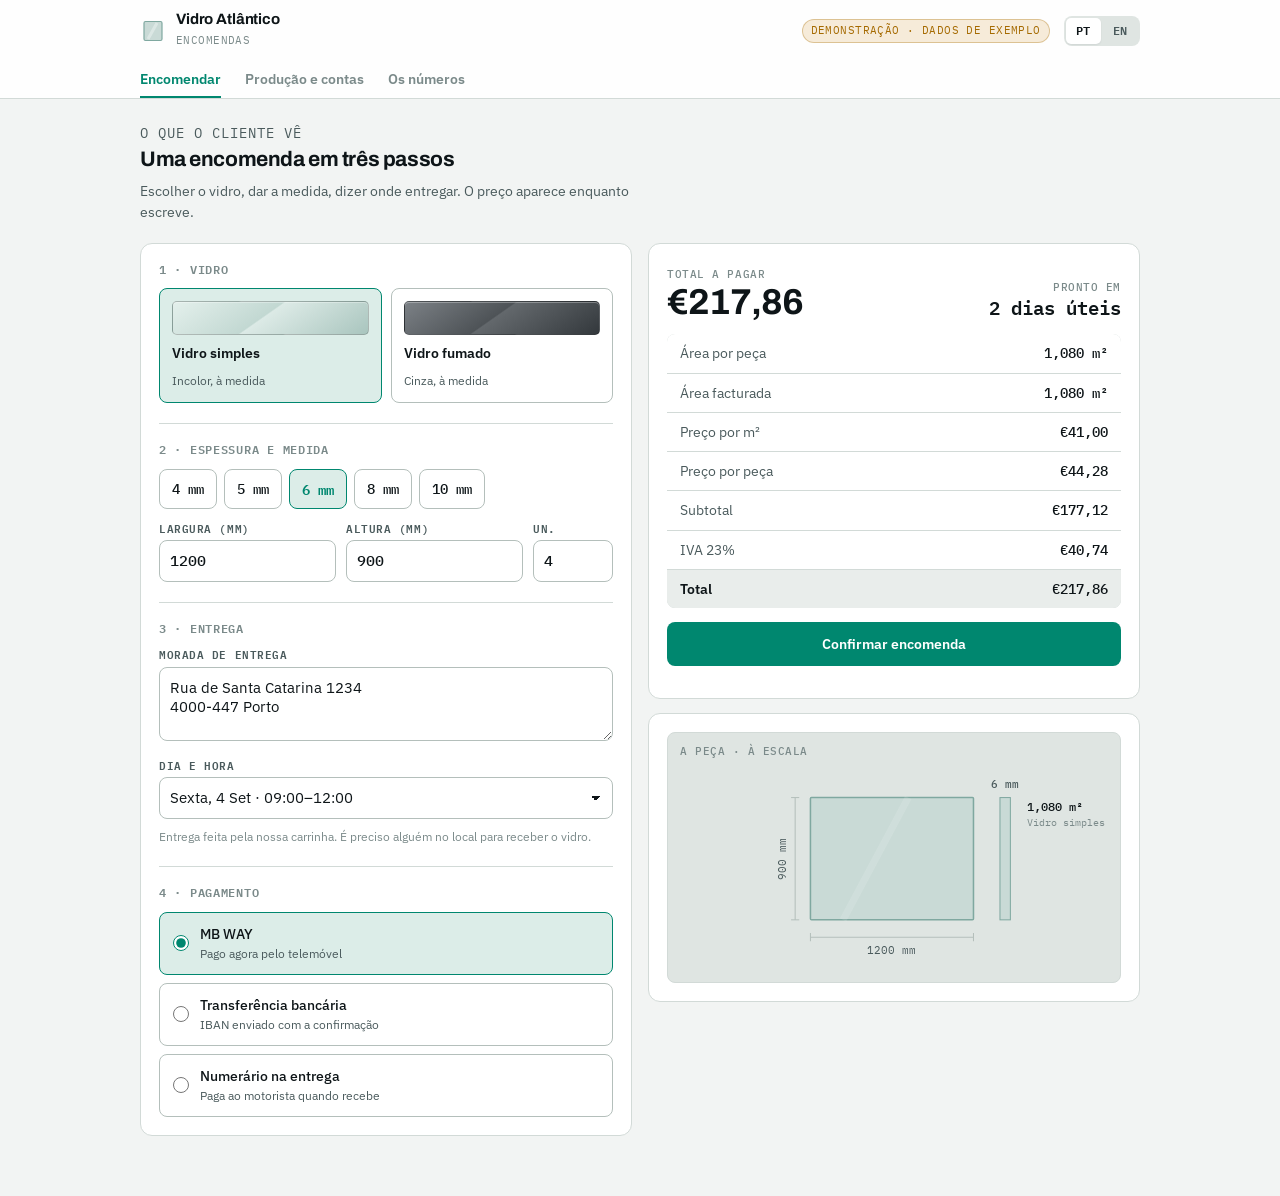
<file: demo/index.html>
<!doctype html>
<html lang="pt-PT">
<head>
<meta charset="utf-8">
<meta name="viewport" content="width=device-width, initial-scale=1">
<style>html{color-scheme:light dark}body{margin:0}img{max-width:100%}[hidden]{display:none!important}</style>
</head>
<body>
<title>Balcão do Vidro</title>

<link rel="preconnect" href="https://fonts.gstatic.com" crossorigin>
<link rel="stylesheet" href="https://fonts.googleapis.com/css2?family=Archivo:wght@500;600;700&family=IBM+Plex+Mono:wght@400;500&family=IBM+Plex+Sans:wght@400;500;600&display=swap">

<style>
/* Palette from the material: float glass carries a green edge tint from its
   iron content, so the neutrals lean cool-green and the accent is that edge
   colour. Chart series validated for CVD separation and contrast in both modes. */
:root {
  --ground:#F2F4F3; --surface:#FFFFFF; --surface-2:#E9EDEB; --sunk:#DFE5E2;
  --edge:#D2DAD7; --edge-2:#B4BFBB;
  --ink:#0E1518; --ink-2:#4A5A5C; --ink-3:#7B8A8A;
  --accent:#00876F; --accent-h:#006B58; --accent-sunk:#DCEDE8; --accent-ink:#FFFFFF;
  --smoke:#A56A00; --smoke-sunk:#F6EBD9;
  --series-1:#00876F;
  --good:#0ca30c; --warn:#fab219; --bad:#d03b3b;
  --good-sunk:#E2F3E2; --warn-sunk:#FCF2DC; --bad-sunk:#FAE6E6;
  --glass:#C9DAD6; --glass-e:#7FA8A0;
  --focus:#00876F;
  --r:8px; --r-lg:12px;
  --sh:0 1px 2px rgb(14 21 24 / 7%);
  --sh-2:0 4px 16px rgb(14 21 24 / 10%);
  --display:'Archivo','Helvetica Neue',Arial,sans-serif;
  --body:'IBM Plex Sans',system-ui,-apple-system,'Segoe UI',sans-serif;
  --mono:'IBM Plex Mono',ui-monospace,'SF Mono',Menlo,monospace;
  --ease:cubic-bezier(.32,.72,0,1);
  color-scheme: light dark;
}
@media (prefers-color-scheme: dark) {
  :root:not([data-theme="light"]) {
    --ground:#101719; --surface:#172124; --surface-2:#1E2A2D; --sunk:#131C1F;
    --edge:#26363A; --edge-2:#3B4E52;
    --ink:#EDF2F1; --ink-2:#9FB0AF; --ink-3:#6E8080;
    --accent:#2E9E8F; --accent-h:#46B3A6; --accent-sunk:#122E2C; --accent-ink:#06201C;
    --smoke:#BE8636; --smoke-sunk:#2C2213;
    --series-1:#2E9E8F;
    --good-sunk:#102A12; --warn-sunk:#2C2410; --bad-sunk:#2E1614;
    --glass:#2A3F42; --glass-e:#4E7B78;
    --focus:#46B3A6;
    --sh:0 1px 2px rgb(0 0 0 / 45%); --sh-2:0 4px 16px rgb(0 0 0 / 55%);
  }
}
:root[data-theme="dark"] {
  --ground:#101719; --surface:#172124; --surface-2:#1E2A2D; --sunk:#131C1F;
  --edge:#26363A; --edge-2:#3B4E52;
  --ink:#EDF2F1; --ink-2:#9FB0AF; --ink-3:#6E8080;
  --accent:#2E9E8F; --accent-h:#46B3A6; --accent-sunk:#122E2C; --accent-ink:#06201C;
  --smoke:#BE8636; --smoke-sunk:#2C2213;
  --series-1:#2E9E8F;
  --good-sunk:#102A12; --warn-sunk:#2C2410; --bad-sunk:#2E1614;
  --glass:#2A3F42; --glass-e:#4E7B78;
  --focus:#46B3A6;
  --sh:0 1px 2px rgb(0 0 0 / 45%); --sh-2:0 4px 16px rgb(0 0 0 / 55%);
}

*,*::before,*::after { box-sizing:border-box; }
body { margin:0; background:var(--ground); color:var(--ink);
  font-family:var(--body); font-size:15px; line-height:1.5; -webkit-font-smoothing:antialiased; }
svg { display:block; }
.draw svg, .panel > svg { width:100%; height:auto; }
[hidden] { display:none !important; }
:focus-visible { outline:2px solid var(--focus); outline-offset:2px; }

/* Header */
.top { position:sticky; top:0; z-index:40; background:color-mix(in srgb,var(--surface) 90%,transparent);
  backdrop-filter:blur(12px) saturate(160%); border-bottom:1px solid var(--edge); }
.top__in { max-width:1040px; margin:0 auto; padding:11px 20px; display:flex; align-items:center; gap:14px; flex-wrap:wrap; }
.brand { display:flex; align-items:center; gap:10px; margin-right:auto; }
.brand__n { font-family:var(--display); font-weight:700; font-size:15px; letter-spacing:-.01em; margin:0; line-height:1.15; }
.brand__s { font-family:var(--mono); font-size:10.5px; color:var(--ink-3); letter-spacing:.04em; text-transform:uppercase; }
.demo-chip { font-family:var(--mono); font-size:10.5px; letter-spacing:.04em; text-transform:uppercase;
  color:var(--smoke); background:var(--smoke-sunk); border:1px solid color-mix(in srgb,var(--smoke) 32%,transparent);
  padding:3px 8px; border-radius:999px; white-space:nowrap; }
.lang { display:flex; gap:2px; background:var(--sunk); padding:2px; border-radius:var(--r); }
.lang button { font:600 11.5px/1 var(--mono); letter-spacing:.05em; padding:7px 10px; border:0;
  border-radius:5px; background:transparent; color:var(--ink-2); cursor:pointer; transition:background 140ms var(--ease); }
.lang button[aria-pressed="true"] { background:var(--surface); color:var(--ink); box-shadow:var(--sh); }
.tabs { max-width:1040px; margin:0 auto; padding:0 20px; display:flex; gap:24px; overflow-x:auto; }
.tabs button { font:600 13.5px/1 var(--body); color:var(--ink-3); background:none; border:0;
  border-bottom:2px solid transparent; padding:11px 0 10px; cursor:pointer; white-space:nowrap;
  transition:color 140ms var(--ease), border-color 140ms var(--ease); }
.tabs button:hover { color:var(--ink-2); }
.tabs button[aria-selected="true"] { color:var(--accent); border-bottom-color:var(--accent); }

.shell { max-width:1040px; margin:0 auto; padding:24px 20px 60px; }
.head { margin-bottom:20px; max-width:58ch; }
.head h2 { font-family:var(--display); font-weight:700; font-size:21px; letter-spacing:-.02em; margin:0 0 5px; text-wrap:balance; }
.head p { margin:0; color:var(--ink-2); font-size:14px; }
.eyebrow { font-family:var(--mono); font-size:10.5px; letter-spacing:.07em; text-transform:uppercase; color:var(--ink-3); margin:0 0 8px; }

.panel { background:var(--surface); border:1px solid var(--edge); border-radius:var(--r-lg); padding:18px; }
.stack { display:flex; flex-direction:column; gap:14px; }
.two { display:grid; gap:16px; grid-template-columns:1fr; align-items:start; }
@media (min-width:880px) { .two { grid-template-columns:minmax(0,1fr) minmax(0,1fr); } }

.sect + .sect { margin-top:20px; padding-top:18px; border-top:1px solid var(--edge); }
.sect__t { font:600 12px/1.3 var(--mono); letter-spacing:.06em; text-transform:uppercase; color:var(--ink-3); margin:0 0 11px; }

/* Product picker — two products, so cards, not a dropdown */
.prods { display:grid; gap:9px; grid-template-columns:1fr 1fr; }
.prod { position:relative; display:flex; flex-direction:column; gap:8px; cursor:pointer;
  border:1px solid var(--edge-2); border-radius:var(--r); padding:12px; background:var(--surface);
  transition:border-color 140ms var(--ease), background 140ms var(--ease); }
.prod:hover { background:var(--surface-2); }
.prod input { position:absolute; opacity:0; pointer-events:none; }
.prod:has(input:checked) { border-color:var(--accent); background:var(--accent-sunk); }
.prod:has(input:focus-visible) { box-shadow:0 0 0 3px color-mix(in srgb,var(--focus) 22%,transparent); }
.prod__sw { height:34px; border-radius:5px; border:1px solid rgb(0 0 0 / 22%);
  box-shadow:inset 0 1px 0 rgb(255 255 255 / 30%); }
.prod__n { font-size:14px; font-weight:600; }
.prod__d { font-size:12px; color:var(--ink-2); }

/* Thickness chips */
.chips { display:flex; gap:7px; flex-wrap:wrap; }
.chipbtn { position:relative; cursor:pointer; }
.chipbtn input { position:absolute; opacity:0; pointer-events:none; }
.chipbtn span { display:inline-flex; align-items:center; justify-content:center; min-width:52px; min-height:40px;
  padding:0 12px; font:500 14px/1 var(--mono); border:1px solid var(--edge-2); border-radius:var(--r);
  background:var(--surface); transition:border-color 140ms var(--ease), background 140ms var(--ease); }
.chipbtn:hover span { background:var(--surface-2); }
.chipbtn:has(input:checked) span { border-color:var(--accent); background:var(--accent-sunk); color:var(--accent); font-weight:600; }
.chipbtn:has(input:focus-visible) span { box-shadow:0 0 0 3px color-mix(in srgb,var(--focus) 22%,transparent); }

label.f { display:block; }
.f__l { display:block; font:600 11px/1.3 var(--mono); letter-spacing:.05em; text-transform:uppercase; color:var(--ink-2); margin-bottom:5px; }
input[type=number], input[type=text], textarea, select {
  width:100%; font:500 15px/1.3 var(--mono); color:var(--ink); background:var(--surface);
  border:1px solid var(--edge-2); border-radius:var(--r); padding:10px; appearance:none;
  transition:border-color 140ms var(--ease), box-shadow 140ms var(--ease); }
input[type=text], textarea, select { font-family:var(--body); font-weight:400; }
textarea { min-height:74px; resize:vertical; }
select { padding-right:30px;
  background-image:linear-gradient(45deg,transparent 50%,currentColor 50%),linear-gradient(135deg,currentColor 50%,transparent 50%);
  background-position:calc(100% - 16px) 18px, calc(100% - 11px) 18px;
  background-size:5px 5px,5px 5px; background-repeat:no-repeat; }
input:focus-visible, textarea:focus-visible, select:focus-visible { outline:none; border-color:var(--focus);
  box-shadow:0 0 0 3px color-mix(in srgb,var(--focus) 20%,transparent); }
.dims { display:grid; gap:10px; grid-template-columns:1fr 1fr 80px; }
@media (max-width:480px) { .dims { grid-template-columns:1fr 1fr; } }

/* Payment options */
.pays { display:grid; gap:8px; }
.pay { position:relative; display:flex; align-items:center; gap:11px; cursor:pointer; min-height:52px;
  border:1px solid var(--edge-2); border-radius:var(--r); padding:11px 13px; background:var(--surface);
  transition:border-color 140ms var(--ease), background 140ms var(--ease); }
.pay:hover { background:var(--surface-2); }
.pay input { accent-color:var(--accent); width:16px; height:16px; margin:0; flex:none; }
.pay:has(input:checked) { border-color:var(--accent); background:var(--accent-sunk); }
.pay__n { font-size:14px; font-weight:500; }
.pay__d { font-size:12px; color:var(--ink-2); }

.rows { display:grid; gap:1px; background:var(--edge); border-radius:var(--r); overflow:hidden; }
.rw { display:flex; justify-content:space-between; gap:12px; background:var(--surface); padding:9px 13px; font-size:13.5px; }
.rw span:first-child { color:var(--ink-2); }
.rw span:last-child { font-family:var(--mono); font-variant-numeric:tabular-nums; font-weight:500; }
.rw--sum { background:var(--surface-2); font-weight:600; }
.rw--sum span:first-child { color:var(--ink); }

.total { display:flex; align-items:flex-end; justify-content:space-between; gap:14px; flex-wrap:wrap; }
.total__n { font-family:var(--display); font-weight:700; font-size:36px; line-height:1; letter-spacing:-.03em; font-variant-numeric:tabular-nums; }
.total__l { font:500 11px/1.3 var(--mono); letter-spacing:.05em; text-transform:uppercase; color:var(--ink-3); }

.flag { display:flex; gap:9px; align-items:flex-start; font-size:12.5px; border-radius:var(--r); padding:10px 12px; border:1px solid transparent; }
.flag--w { background:var(--warn-sunk); border-color:color-mix(in srgb,var(--warn) 40%,transparent); }
.flag--b { background:var(--bad-sunk); border-color:color-mix(in srgb,var(--bad) 40%,transparent); }
.flag--o { background:var(--accent-sunk); border-color:color-mix(in srgb,var(--accent) 28%,transparent); }
.flag__i { flex:none; font-weight:700; font-family:var(--mono); }
.note { font-size:12px; color:var(--ink-3); margin:0; }

.draw { background:var(--sunk); border:1px solid var(--edge); border-radius:var(--r); padding:12px; }
.draw__c { font:500 10.5px/1.3 var(--mono); letter-spacing:.05em; text-transform:uppercase; color:var(--ink-3); margin:0 0 8px; }

.btn { display:inline-flex; align-items:center; justify-content:center; gap:7px; min-height:44px;
  padding:10px 18px; font:600 14px/1 var(--body); border-radius:var(--r); border:1px solid transparent;
  cursor:pointer; transition:background 140ms var(--ease), transform 140ms var(--ease); }
.btn:active { transform:scale(.98); }
.btn--p { background:var(--accent); color:var(--accent-ink); }
.btn--p:hover { background:var(--accent-h); }
.btn--g { background:transparent; color:var(--ink); border-color:var(--edge-2); }
.btn--g:hover { background:var(--surface-2); }
.btn--block { width:100%; }

/* Order list */
.list { display:flex; flex-direction:column; gap:8px; }
.item { display:grid; gap:10px; align-items:center; width:100%; text-align:left; grid-template-columns:1fr auto;
  background:var(--surface); border:1px solid var(--edge); border-left:3px solid var(--edge-2);
  border-radius:var(--r); padding:12px 14px; cursor:pointer; font:inherit; color:inherit;
  transition:border-color 140ms var(--ease), background 140ms var(--ease); }
.item:hover { background:var(--surface-2); }
.item[aria-current="true"] { border-color:var(--accent); border-left-color:var(--accent); background:var(--accent-sunk); }
.item[data-s="new"] { border-left-color:var(--accent); }
.item[data-s="making"] { border-left-color:var(--warn); }
.item[data-s="ready"] { border-left-color:var(--good); }
.item[data-s="done"] { border-left-color:var(--edge-2); }
.item__r { font:500 12.5px/1.3 var(--mono); color:var(--ink-2); }
.item__c { font-size:14px; font-weight:600; margin-top:1px; }
.item__m { font:400 11.5px/1.4 var(--mono); color:var(--ink-3); margin-top:2px; }
.item__v { font:600 15px/1.2 var(--mono); font-variant-numeric:tabular-nums; text-align:right; }
.item__right { display:flex; flex-direction:column; gap:5px; align-items:flex-end; }

.chip { display:inline-flex; align-items:center; gap:5px; white-space:nowrap; font:600 10.5px/1 var(--mono);
  letter-spacing:.03em; text-transform:uppercase; padding:4px 8px; border-radius:999px; }
.chip__d { width:6px; height:6px; border-radius:50%; flex:none; }
.chip--a { background:var(--accent-sunk); color:color-mix(in srgb,var(--accent) 84%,var(--ink)); }
.chip--a .chip__d { background:var(--accent); }
.chip--w { background:var(--warn-sunk); color:color-mix(in srgb,var(--warn) 62%,var(--ink)); }
.chip--w .chip__d { background:var(--warn); }
.chip--g { background:var(--good-sunk); color:color-mix(in srgb,var(--good) 78%,var(--ink)); }
.chip--g .chip__d { background:var(--good); }
.chip--n { background:var(--sunk); color:var(--ink-2); }
.chip--n .chip__d { background:var(--ink-3); }

.tbl { width:100%; border-collapse:collapse; font-size:13px; }
.tbl th { font:600 10px/1.3 var(--mono); letter-spacing:.05em; text-transform:uppercase; color:var(--ink-3);
  text-align:left; padding:7px 8px; border-bottom:1px solid var(--edge); }
.tbl td { padding:8px; border-bottom:1px solid var(--edge); font-family:var(--mono); }
.tbl td.t { font-family:var(--body); }
.tbl .n { text-align:right; font-variant-numeric:tabular-nums; }
.scroll { overflow-x:auto; -webkit-overflow-scrolling:touch; }

.addr { font-family:var(--mono); font-size:13px; line-height:1.6; white-space:pre-line; color:var(--ink); }

.stats { display:grid; gap:1px; background:var(--edge); border:1px solid var(--edge); border-radius:var(--r-lg);
  overflow:hidden; grid-template-columns:1fr; }
@media (min-width:600px) { .stats { grid-template-columns:repeat(3,1fr); } }
.stat { background:var(--surface); padding:16px 17px; }
.stat__k { font:500 10.5px/1.3 var(--mono); letter-spacing:.05em; text-transform:uppercase; color:var(--ink-3); }
.stat__v { font-family:var(--display); font-weight:700; font-size:27px; line-height:1.1; letter-spacing:-.025em;
  font-variant-numeric:tabular-nums; margin-top:3px; }
.stat__n { font-size:12px; color:var(--ink-2); margin-top:3px; }

.charts { display:grid; gap:16px; grid-template-columns:1fr; }
@media (min-width:820px) { .charts { grid-template-columns:1fr 1fr; } }
.ch__t { font-family:var(--display); font-weight:600; font-size:14.5px; letter-spacing:-.01em; margin:0 0 3px; }
.ch__s { font-size:12.5px; color:var(--ink-2); margin:0 0 14px; }

.tip { position:fixed; z-index:60; pointer-events:none; opacity:0; background:var(--surface);
  border:1px solid var(--edge-2); border-radius:var(--r); box-shadow:var(--sh-2); padding:8px 11px;
  font-size:12.5px; min-width:120px; transition:opacity 100ms var(--ease); }
.tip.on { opacity:1; }
.tip__t { font:600 11px/1.3 var(--mono); letter-spacing:.04em; text-transform:uppercase; color:var(--ink-3); margin-bottom:5px; }
.tip__r { display:flex; justify-content:space-between; gap:14px; }
.tip__r span:last-child { font-family:var(--mono); font-variant-numeric:tabular-nums; font-weight:500; }
.hit { cursor:pointer; }
.hit:hover { opacity:.85; }
details.d { margin-top:10px; }
details.d summary { font:500 11.5px/1 var(--mono); letter-spacing:.03em; color:var(--ink-3); cursor:pointer; padding:5px 0; }
details.d summary:hover { color:var(--ink-2); }

.foot { margin-top:28px; padding-top:16px; border-top:1px solid var(--edge); font-size:12px; color:var(--ink-3); max-width:70ch; }

@media (prefers-reduced-motion: reduce) { *,*::before,*::after { transition-duration:.01ms !important; } }
</style>

<header class="top">
  <div class="top__in">
    <div class="brand">
      <svg width="26" height="26" viewBox="0 0 26 26" aria-hidden="true">
        <rect x="4" y="3.5" width="18" height="19" rx="1.5" fill="var(--glass)" stroke="var(--glass-e)" stroke-width="1.2"/>
        <line x1="8" y1="21" x2="17" y2="5" stroke="#fff" stroke-width="3" opacity=".35"/>
      </svg>
      <div>
        <p class="brand__n" data-i="bn">Vidro Atlântico</p>
        <span class="brand__s" data-i="bs">Encomendas</span>
      </div>
    </div>
    <span class="demo-chip" data-i="dc">Demonstração · dados de exemplo</span>
    <div class="lang" role="group" aria-label="Idioma">
      <button type="button" data-l="pt" aria-pressed="true">PT</button>
      <button type="button" data-l="en" aria-pressed="false">EN</button>
    </div>
  </div>
  <div class="tabs" role="tablist">
    <button type="button" role="tab" data-v="order" aria-selected="true" data-i="t1">Encomendar</button>
    <button type="button" role="tab" data-v="ops" aria-selected="false" data-i="t2">Produção e contas</button>
    <button type="button" role="tab" data-v="num" aria-selected="false" data-i="t3">Os números</button>
  </div>
</header>

<main class="shell">

<!-- ============ ENCOMENDAR ============ -->
<section data-p="order">
  <div class="head">
    <p class="eyebrow" data-i="e1">O que o cliente vê</p>
    <h2 data-i="h1">Uma encomenda em três passos</h2>
    <p data-i="l1">Escolher o vidro, dar a medida, dizer onde entregar. O preço aparece enquanto escreve.</p>
  </div>

  <div class="two">
    <div class="stack">
      <div class="panel">
        <div class="sect">
          <p class="sect__t"><span data-i="s1">1 · Vidro</span></p>
          <div class="prods" id="prods"></div>
        </div>

        <div class="sect">
          <p class="sect__t"><span data-i="s2">2 · Espessura e medida</span></p>
          <div class="chips" id="thick" role="group" aria-label="Espessura"></div>
          <div class="dims" style="margin-top:12px">
            <label class="f"><span class="f__l" data-i="fw">Largura (mm)</span>
              <input type="number" id="w" value="1200" min="100" max="2400" step="1" inputmode="numeric"></label>
            <label class="f"><span class="f__l" data-i="fh">Altura (mm)</span>
              <input type="number" id="h" value="900" min="100" max="1600" step="1" inputmode="numeric"></label>
            <label class="f"><span class="f__l" data-i="fq">Un.</span>
              <input type="number" id="q" value="4" min="1" max="200" step="1" inputmode="numeric"></label>
          </div>
        </div>

        <div class="sect">
          <p class="sect__t"><span data-i="s3">3 · Entrega</span></p>
          <label class="f" style="margin-bottom:11px">
            <span class="f__l" data-i="fa">Morada de entrega</span>
            <textarea id="addr" spellcheck="false">Rua de Santa Catarina 1234
4000-447 Porto</textarea>
          </label>
          <label class="f">
            <span class="f__l" data-i="fd">Dia e hora</span>
            <select id="slot"></select>
          </label>
          <p class="note" style="margin-top:9px" data-i="nd">Entrega feita pela nossa carrinha. É preciso alguém no local para receber o vidro.</p>
        </div>

        <div class="sect">
          <p class="sect__t"><span data-i="s4">4 · Pagamento</span></p>
          <div class="pays" id="pays"></div>
        </div>
      </div>
    </div>

    <div class="stack">
      <div class="panel stack">
        <div class="total">
          <div>
            <span class="total__l" data-i="tt">Total a pagar</span>
            <div class="total__n" id="oTotal">—</div>
          </div>
          <div style="text-align:right">
            <span class="total__l" data-i="tr">Pronto em</span>
            <div style="font:600 19px/1.2 var(--mono)" id="oLead">—</div>
          </div>
        </div>
        <div class="rows">
          <div class="rw"><span data-i="ra">Área por peça</span><span id="oArea">—</span></div>
          <div class="rw"><span data-i="rb">Área facturada</span><span id="oBill">—</span></div>
          <div class="rw"><span data-i="rp">Preço por m²</span><span id="oRate">—</span></div>
          <div class="rw"><span data-i="ru">Preço por peça</span><span id="oUnit">—</span></div>
          <div class="rw"><span data-i="rs">Subtotal</span><span id="oNet">—</span></div>
          <div class="rw"><span data-i="rv">IVA 23%</span><span id="oVat">—</span></div>
          <div class="rw rw--sum"><span data-i="rt">Total</span><span id="oGross">—</span></div>
        </div>
        <button class="btn btn--p btn--block" type="button" id="place" data-i="bp">Confirmar encomenda</button>
        <div id="flags" class="stack"></div>
      </div>

      <div class="panel">
        <div class="draw">
          <p class="draw__c" data-i="dw">A peça · à escala</p>
          <svg id="piece" viewBox="0 0 420 200" role="img" aria-label="Desenho da peça de vidro"></svg>
        </div>
      </div>
    </div>
  </div>
</section>

<!-- ============ PRODUÇÃO E CONTAS ============ -->
<section data-p="ops" hidden>
  <div class="head">
    <p class="eyebrow" data-i="e2">O que o vidraceiro vê</p>
    <h2 data-i="h2">Todas as encomendas numa lista</h2>
    <p data-i="l2">Quatro coisas por linha: quem, o quê, quanto e em que estado. Clique para ver a medida e a morada.</p>
  </div>

  <div class="two">
    <div class="panel">
      <p class="sect__t" data-i="ql">Encomendas</p>
      <div class="list" id="list"></div>
    </div>
    <div id="detail"></div>
  </div>
</section>

<!-- ============ NÚMEROS ============ -->
<section data-p="num" hidden>
  <div class="head">
    <p class="eyebrow" data-i="e3">O mês</p>
    <h2 data-i="h3">Três números e dois gráficos</h2>
    <p data-i="l3">Quanto entrou, quanto vidro saiu, e se a semana está cheia.</p>
  </div>

  <div class="stats" style="margin-bottom:16px">
    <div class="stat"><div class="stat__k" data-i="k1">Facturação do mês</div><div class="stat__v">€8.940</div><div class="stat__n" data-i="n1">Agosto de 2026</div></div>
    <div class="stat"><div class="stat__k" data-i="k2">Vidro cortado</div><div class="stat__v">214 m²</div><div class="stat__n" data-i="n2">96 peças, 31 encomendas</div></div>
    <div class="stat"><div class="stat__k" data-i="k3">Encomenda média</div><div class="stat__v">€288</div><div class="stat__n" data-i="n3">6,9 m² por encomenda</div></div>
  </div>

  <div class="charts">
    <div class="panel">
      <h3 class="ch__t" data-i="c1t">Facturação por mês</h3>
      <p class="ch__s" data-i="c1s">Euros, sem IVA. Agosto tem a paragem de Verão.</p>
      <svg id="c1" viewBox="0 0 420 200" role="img" aria-label="Facturação por mês"></svg>
      <details class="d"><summary data-i="st">Ver tabela</summary><div class="scroll" id="c1t2"></div></details>
    </div>
    <div class="panel">
      <h3 class="ch__t" data-i="c2t">Vidro cortado por semana</h3>
      <p class="ch__s" data-i="c2s">Metros quadrados, contra 70 m² de capacidade semanal.</p>
      <svg id="c2" viewBox="0 0 420 200" role="img" aria-label="Metros quadrados cortados por semana"></svg>
      <details class="d"><summary data-i="st">Ver tabela</summary><div class="scroll" id="c2t2"></div></details>
    </div>
  </div>

  <p class="foot" data-i="fn">Todos os valores desta página são exemplos para demonstração. Preços, capacidade e prazos são configurados por oficina.</p>
</section>
</main>

<div class="tip" id="tip" role="status" aria-live="polite"></div>

<script>
(function () {
  'use strict';

  /* ---------------------------------------------------------------- copy -- */
  var T = {
    pt: {
      bn:'Vidro Atlântico', bs:'Encomendas', dc:'Demonstração · dados de exemplo',
      t1:'Encomendar', t2:'Produção e contas', t3:'Os números',
      e1:'O que o cliente vê', h1:'Uma encomenda em três passos',
      l1:'Escolher o vidro, dar a medida, dizer onde entregar. O preço aparece enquanto escreve.',
      s1:'1 · Vidro', s2:'2 · Espessura e medida', s3:'3 · Entrega', s4:'4 · Pagamento',
      fw:'Largura (mm)', fh:'Altura (mm)', fq:'Un.',
      fa:'Morada de entrega', fd:'Dia e hora',
      nd:'Entrega feita pela nossa carrinha. É preciso alguém no local para receber o vidro.',
      tt:'Total a pagar', tr:'Pronto em',
      ra:'Área por peça', rb:'Área facturada', rp:'Preço por m²', ru:'Preço por peça',
      rs:'Subtotal', rv:'IVA 23%', rt:'Total', bp:'Confirmar encomenda',
      dw:'A peça · à escala',
      e2:'O que o vidraceiro vê', h2:'Todas as encomendas numa lista',
      l2:'Quatro coisas por linha: quem, o quê, quanto e em que estado. Clique para ver a medida e a morada.',
      ql:'Encomendas',
      e3:'O mês', h3:'Três números e dois gráficos',
      l3:'Quanto entrou, quanto vidro saiu, e se a semana está cheia.',
      k1:'Facturação do mês', n1:'Agosto de 2026',
      k2:'Vidro cortado', n2:'96 peças, 31 encomendas',
      k3:'Encomenda média', n3:'6,9 m² por encomenda',
      c1t:'Facturação por mês', c1s:'Euros, sem IVA. Agosto tem a paragem de Verão.',
      c2t:'Vidro cortado por semana', c2s:'Metros quadrados, contra 70 m² de capacidade semanal.',
      st:'Ver tabela',
      fn:'Todos os valores desta página são exemplos para demonstração. Preços, capacidade e prazos são configurados por oficina.',

      pSimples:'Vidro simples', pSimplesD:'Incolor, à medida',
      pFumado:'Vidro fumado', pFumadoD:'Cinza, à medida',
      payMb:'MB WAY', payMbD:'Pago agora pelo telemóvel',
      payTr:'Transferência bancária', payTrD:'IBAN enviado com a confirmação',
      payCo:'Numerário na entrega', payCoD:'Paga ao motorista quando recebe',
      days:'dias úteis', day:'dia útil',
      tooBig:'A medida máxima é 2400 × 1600 mm. Para peças maiores, telefone-nos.',
      tooSmall:'A medida mínima é 100 × 100 mm.',
      minBill:'Abaixo de 0,25 m², a peça é facturada pela área mínima.',
      heavy:'Com {a} m² por peça, é preciso alguém para ajudar a descarregar.',
      thick:'A {t} mm, esta peça pesa cerca de {kg} kg.',
      placed:'Encomenda {n} registada. Enviámos a confirmação.',
      colPiece:'Peça', colSize:'Medida', colQty:'Un.', colM2:'m²', colVal:'Valor',
      sNew:'Por aceitar', sMaking:'Em corte', sReady:'Pronta', sDone:'Entregue',
      lblAddr:'Morada', lblSlot:'Entrega', lblPay:'Pagamento', lblTotal:'Total',
      accept:'Aceitar', markReady:'Marcar pronta', accepted:'Aceite',
      pick:'Escolha uma encomenda da lista.',
      tblMonth:'Mês', tblBilled:'Facturação', tblWeek:'Semana', tblM2:'m²', tblUse:'Ocupação',
      cap:'Capacidade 70 m²'
    },
    en: {
      bn:'Vidro Atlântico', bs:'Orders', dc:'Demo · sample data',
      t1:'Order', t2:'Production & accounts', t3:'The numbers',
      e1:'What the customer sees', h1:'An order in three steps',
      l1:'Pick the glass, give the size, say where to deliver. The price appears as you type.',
      s1:'1 · Glass', s2:'2 · Thickness and size', s3:'3 · Delivery', s4:'4 · Payment',
      fw:'Width (mm)', fh:'Height (mm)', fq:'Qty',
      fa:'Delivery address', fd:'Day and time',
      nd:'Delivered by our own van. Someone must be there to take the glass in.',
      tt:'Total to pay', tr:'Ready in',
      ra:'Area per piece', rb:'Billed area', rp:'Price per m²', ru:'Price per piece',
      rs:'Subtotal', rv:'VAT 23%', rt:'Total', bp:'Place order',
      dw:'The piece · to scale',
      e2:'What the glazier sees', h2:'Every order in one list',
      l2:'Four things per line: who, what, how much, and where it stands. Click to see the size and address.',
      ql:'Orders',
      e3:'The month', h3:'Three numbers and two charts',
      l3:'What came in, how much glass went out, and whether the week is full.',
      k1:'Billed this month', n1:'August 2026',
      k2:'Glass cut', n2:'96 pieces, 31 orders',
      k3:'Average order', n3:'6.9 m² per order',
      c1t:'Billed by month', c1s:'Euro, ex. VAT. August has the summer shutdown.',
      c2t:'Glass cut per week', c2s:'Square metres, against 70 m² of weekly capacity.',
      st:'Show table',
      fn:'Every figure on this page is sample data for demonstration. Prices, capacity and lead times are configured per workshop.',

      pSimples:'Clear glass', pSimplesD:'Cut to size',
      pFumado:'Smoked glass', pFumadoD:'Grey tint, cut to size',
      payMb:'MB WAY', payMbD:'Paid now from the phone',
      payTr:'Bank transfer', payTrD:'IBAN sent with the confirmation',
      payCo:'Cash on delivery', payCoD:'Pay the driver on arrival',
      days:'working days', day:'working day',
      tooBig:'The largest we cut is 2400 × 1600 mm. For bigger pieces, call us.',
      tooSmall:'The smallest we cut is 100 × 100 mm.',
      minBill:'Below 0.25 m², the piece is billed at the minimum area.',
      heavy:'At {a} m² a piece, someone will need to help unload.',
      thick:'At {t} mm, this piece weighs about {kg} kg.',
      placed:'Order {n} registered. Confirmation sent.',
      colPiece:'Piece', colSize:'Size', colQty:'Qty', colM2:'m²', colVal:'Value',
      sNew:'To accept', sMaking:'Cutting', sReady:'Ready', sDone:'Delivered',
      lblAddr:'Address', lblSlot:'Delivery', lblPay:'Payment', lblTotal:'Total',
      accept:'Accept', markReady:'Mark ready', accepted:'Accepted',
      pick:'Pick an order from the list.',
      tblMonth:'Month', tblBilled:'Billed', tblWeek:'Week', tblM2:'m²', tblUse:'Utilisation',
      cap:'Capacity 70 m²'
    }
  };

  var lang = 'pt';
  function t(k) { return (T[lang] && T[lang][k]) || T.pt[k] || k; }
  function fill(k, v) { return t(k).replace(/\{(\w+)\}/g, function (_, n) { return v[n]; }); }

  /* -------------------------------------------------------------- catalogue */
  /* Two products, five thicknesses. Rates per m2, minimum billable area, and
     a lead time that follows thickness — that is the whole price list. */
  var PRODUCTS = [
    { id:'simples', k:'pSimples', d:'pSimplesD', tint:null, op:0, uplift:0,
      swatch:'linear-gradient(145deg,#E4F0EC 0%,#C2D8D2 46%,#DCEAE6 47%,#A9C5BE 100%)' },
    { id:'fumado',  k:'pFumado',  d:'pFumadoD',  tint:'#5A5F63', op:0.62, uplift:1600,
      swatch:'linear-gradient(145deg,#7C8186 0%,#4E5357 46%,#63686C 47%,#33383C 100%)' }
  ];
  var THICKNESS = [
    { mm:4,  rate:2800, lead:2, kgm2:10 },
    { mm:5,  rate:3400, lead:2, kgm2:12.5 },
    { mm:6,  rate:4100, lead:2, kgm2:15 },
    { mm:8,  rate:5800, lead:3, kgm2:20 },
    { mm:10, rate:7600, lead:3, kgm2:25 }
  ];
  var PAYMENTS = [
    { id:'mbway',    k:'payMb', d:'payMbD' },
    { id:'transfer', k:'payTr', d:'payTrD' },
    { id:'cash',     k:'payCo', d:'payCoD' }
  ];
  var SLOTS = [
    { v:'2026-09-04-am', pt:'Sexta, 4 Set · 09:00–12:00', en:'Friday 4 Sep · 09:00–12:00' },
    { v:'2026-09-04-pm', pt:'Sexta, 4 Set · 14:00–17:00', en:'Friday 4 Sep · 14:00–17:00' },
    { v:'2026-09-07-am', pt:'Segunda, 7 Set · 09:00–12:00', en:'Monday 7 Sep · 09:00–12:00' },
    { v:'2026-09-08-am', pt:'Terça, 8 Set · 09:00–12:00', en:'Tuesday 8 Sep · 09:00–12:00' }
  ];

  var MIN_M2 = 0.25, VAT = 0.23;
  var MAX_W = 2400, MAX_H = 1600, MIN_W = 100, MIN_H = 100;

  var st = { prod:0, thick:2, pay:0 };

  /* ----------------------------------------------------------------- utils */
  var $ = function (s, r) { return (r || document).querySelector(s); };
  var $$ = function (s, r) { return [].slice.call((r || document).querySelectorAll(s)); };
  function euro(c, dp) {
    var d = dp === undefined ? 2 : dp, s = (c / 100).toFixed(d).split('.');
    s[0] = s[0].replace(/\B(?=(\d{3})+(?!\d))/g, lang === 'pt' ? '.' : ',');
    return '€' + (s.length > 1 ? s.join(lang === 'pt' ? ',' : '.') : s[0]);
  }
  function nm(v, dp) { var s = v.toFixed(dp === undefined ? 2 : dp); return lang === 'pt' ? s.replace('.', ',') : s; }
  function el(tag, a, kids) {
    var n = document.createElementNS('http://www.w3.org/2000/svg', tag);
    for (var k in a) if (a[k] !== null && a[k] !== undefined) n.setAttribute(k, a[k]);
    (kids || []).forEach(function (c) { n.appendChild(c); });
    return n;
  }
  function tx(x, y, s, a) { var n = el('text', Object.assign({ x:x, y:y }, a || {})); n.textContent = s; return n; }
  function loc(o) { return o[lang] || o.pt; }

  /* --------------------------------------------------------------- builders */
  function buildProducts() {
    var box = $('#prods'); box.innerHTML = '';
    PRODUCTS.forEach(function (p, i) {
      var l = document.createElement('label'); l.className = 'prod';
      var inp = document.createElement('input');
      inp.type = 'radio'; inp.name = 'prod'; inp.checked = st.prod === i;
      inp.addEventListener('change', function () { st.prod = i; calc(); });
      /* The swatch shows the GLASS, so its colours are fixed rather than
         themed: tying clear glass to a dark surface token made the two
         products look identical in dark mode. */
      var sw = document.createElement('div'); sw.className = 'prod__sw';
      sw.style.background = p.swatch;
      var n = document.createElement('div'); n.className = 'prod__n'; n.textContent = t(p.k);
      var d = document.createElement('div'); d.className = 'prod__d'; d.textContent = t(p.d);
      l.appendChild(inp); l.appendChild(sw); l.appendChild(n); l.appendChild(d);
      box.appendChild(l);
    });
  }

  function buildThickness() {
    var box = $('#thick'); box.innerHTML = '';
    THICKNESS.forEach(function (th, i) {
      var l = document.createElement('label'); l.className = 'chipbtn';
      var inp = document.createElement('input');
      inp.type = 'radio'; inp.name = 'thick'; inp.checked = st.thick === i;
      inp.addEventListener('change', function () { st.thick = i; calc(); });
      var s = document.createElement('span'); s.textContent = th.mm + ' mm';
      l.appendChild(inp); l.appendChild(s);
      box.appendChild(l);
    });
  }

  function buildPayments() {
    var box = $('#pays'); box.innerHTML = '';
    PAYMENTS.forEach(function (p, i) {
      var l = document.createElement('label'); l.className = 'pay';
      var inp = document.createElement('input');
      inp.type = 'radio'; inp.name = 'pay'; inp.checked = st.pay === i;
      inp.addEventListener('change', function () { st.pay = i; });
      var w = document.createElement('div');
      w.innerHTML = '<div class="pay__n"></div><div class="pay__d"></div>';
      w.firstChild.textContent = t(p.k);
      w.lastChild.textContent = t(p.d);
      l.appendChild(inp); l.appendChild(w);
      box.appendChild(l);
    });
  }

  function buildSlots() {
    var s = $('#slot'); s.innerHTML = '';
    SLOTS.forEach(function (o) {
      var op = document.createElement('option');
      op.value = o.v; op.textContent = loc(o);
      s.appendChild(op);
    });
  }

  /* ------------------------------------------------------------------ price */
  function calc() {
    var w = parseInt($('#w').value, 10) || 0;
    var h = parseInt($('#h').value, 10) || 0;
    var q = Math.max(1, parseInt($('#q').value, 10) || 1);
    var p = PRODUCTS[st.prod], th = THICKNESS[st.thick];

    var area = (w * h) / 1e6;
    var bill = Math.max(area, MIN_M2);
    var rate = th.rate + p.uplift;
    var unit = Math.round(bill * rate);
    var net = unit * q;
    var vat = Math.round(net * VAT);
    var kg = area * th.kgm2;

    $('#oTotal').textContent = euro(net + vat, 2);
    $('#oLead').textContent = th.lead + ' ' + (th.lead === 1 ? t('day') : t('days'));
    $('#oArea').textContent = nm(area, 3) + ' m²';
    $('#oBill').textContent = nm(bill, 3) + ' m²';
    $('#oRate').textContent = euro(rate, 2);
    $('#oUnit').textContent = euro(unit, 2);
    $('#oNet').textContent = euro(net, 2);
    $('#oVat').textContent = euro(vat, 2);
    $('#oGross').textContent = euro(net + vat, 2);

    var fl = [];
    if (w > MAX_W || h > MAX_H) fl.push(['b', t('tooBig')]);
    if (w < MIN_W || h < MIN_H) fl.push(['b', t('tooSmall')]);
    if (bill > area && area > 0) fl.push(['w', t('minBill')]);
    if (area >= 1.5) fl.push(['w', fill('heavy', { a: nm(area, 2) })]);
    if (kg >= 20) fl.push(['o', fill('thick', { t: th.mm, kg: nm(kg, 0) })]);

    var box = $('#flags'); box.innerHTML = '';
    fl.forEach(function (f) {
      var d = document.createElement('div');
      d.className = 'flag flag--' + f[0];
      d.innerHTML = '<span class="flag__i">' + (f[0] === 'o' ? 'i' : '!') + '</span><span></span>';
      d.lastChild.textContent = f[1];
      box.appendChild(d);
    });

    drawPiece(w, h, p, th);
  }

  /* One drawing: the pane in elevation, with a thickness strip along the edge
     drawn to the same scale. A glazier reads size and thickness together. */
  function drawPiece(w, h, p, th) {
    var svg = $('#piece'); svg.innerHTML = '';
    var maxW = 210, maxH = 120;
    var sc = Math.min(maxW / Math.max(w, 1), maxH / Math.max(h, 1));
    var bw = Math.max(6, w * sc), bh = Math.max(6, h * sc);
    var ox = 128, oy = 30;

    svg.appendChild(el('rect', { x:ox, y:oy, width:bw, height:bh, rx:1,
      fill:'var(--glass)', stroke:'var(--glass-e)', 'stroke-width':1.5 }));
    if (p.tint) svg.appendChild(el('rect', { x:ox, y:oy, width:bw, height:bh, rx:1, fill:p.tint, opacity:p.op }));
    svg.appendChild(el('line', { x1:ox + bw * 0.2, y1:oy + bh, x2:ox + bw * 0.6, y2:oy,
      stroke:'#FFFFFF', 'stroke-width':7, opacity:0.12 }));

    /* width */
    var dy = oy + bh + 17;
    svg.appendChild(el('line', { x1:ox, y1:dy, x2:ox + bw, y2:dy, stroke:'var(--edge-2)', 'stroke-width':1 }));
    svg.appendChild(el('line', { x1:ox, y1:dy - 4, x2:ox, y2:dy + 4, stroke:'var(--edge-2)', 'stroke-width':1 }));
    svg.appendChild(el('line', { x1:ox + bw, y1:dy - 4, x2:ox + bw, y2:dy + 4, stroke:'var(--edge-2)', 'stroke-width':1 }));
    svg.appendChild(tx(ox + bw / 2, dy + 17, w + ' mm',
      { 'font-family':'var(--mono)', 'font-size':11, fill:'var(--ink-2)', 'text-anchor':'middle' }));

    /* height */
    var dx = ox - 15;
    svg.appendChild(el('line', { x1:dx, y1:oy, x2:dx, y2:oy + bh, stroke:'var(--edge-2)', 'stroke-width':1 }));
    svg.appendChild(el('line', { x1:dx - 4, y1:oy, x2:dx + 4, y2:oy, stroke:'var(--edge-2)', 'stroke-width':1 }));
    svg.appendChild(el('line', { x1:dx - 4, y1:oy + bh, x2:dx + 4, y2:oy + bh, stroke:'var(--edge-2)', 'stroke-width':1 }));
    var ht = tx(dx - 9, oy + bh / 2, h + ' mm',
      { 'font-family':'var(--mono)', 'font-size':11, fill:'var(--ink-2)', 'text-anchor':'middle' });
    ht.setAttribute('transform', 'rotate(-90 ' + (dx - 9) + ' ' + (oy + bh / 2) + ')');
    svg.appendChild(ht);

    /* thickness, edge-on, exaggerated x6 so 4 mm and 10 mm read apart */
    var tw = th.mm * 1.7;
    var tx0 = ox + bw + 26;
    svg.appendChild(el('rect', { x:tx0, y:oy, width:tw, height:bh,
      fill:p.tint || 'var(--glass)', opacity:p.tint ? 0.75 : 1,
      stroke:'var(--glass-e)', 'stroke-width':1 }));
    svg.appendChild(tx(tx0 + tw / 2, oy - 9, th.mm + ' mm',
      { 'font-family':'var(--mono)', 'font-size':10.5, 'font-weight':500,
        fill:'var(--ink-2)', 'text-anchor':'middle' }));

    svg.appendChild(tx(tx0 + tw + 16, oy + 13, nm((w * h) / 1e6, 3) + ' m²',
      { 'font-family':'var(--mono)', 'font-size':11.5, 'font-weight':500, fill:'var(--ink)' }));
    svg.appendChild(tx(tx0 + tw + 16, oy + 28, t(PRODUCTS[st.prod].k),
      { 'font-family':'var(--mono)', 'font-size':9.5, fill:'var(--ink-3)' }));
  }

  /* ------------------------------------------------------------------ list */
  /* Totals are computed from the pieces with the same price function the order
     form uses, so the arithmetic holds if anyone checks it. */
  function price(prodId, mm, w, h) {
    var p = PRODUCTS.filter(function (x) { return x.id === prodId; })[0];
    var th = THICKNESS.filter(function (x) { return x.mm === mm; })[0];
    var area = (w * h) / 1e6;
    return { area:area, unit:Math.round(Math.max(area, MIN_M2) * (th.rate + p.uplift)) };
  }

  var ORDERS = [
    { ref:'ENC-2026-0151', who:'Vidraçaria Costa', s:'new', pay:'mbway', paid:true,
      addr:'Rua de Santa Catarina 1234\n4000-447 Porto', slot:'Sexta, 4 Set · 09:00–12:00',
      slotEn:'Friday 4 Sep · 09:00–12:00',
      pieces:[{ n:'Montra', prod:'fumado', mm:6, w:1400, h:1100, q:4 }] },
    { ref:'ENC-2026-0150', who:'JanelaNova', s:'making', pay:'cash', paid:false,
      addr:'Av. da Liberdade 88\n4700-234 Braga', slot:'Sexta, 4 Set · 14:00–17:00',
      slotEn:'Friday 4 Sep · 14:00–17:00',
      pieces:[{ n:'Janelas A', prod:'simples', mm:4, w:900, h:1200, q:8 },
              { n:'Janelas B', prod:'simples', mm:4, w:600, h:1200, q:4 }] },
    { ref:'ENC-2026-0149', who:'Habitat Reabilitação', s:'ready', pay:'transfer', paid:true,
      addr:'Rua do Brasil 512\n3030-775 Coimbra', slot:'Segunda, 7 Set · 09:00–12:00',
      slotEn:'Monday 7 Sep · 09:00–12:00',
      pieces:[{ n:'Portas', prod:'simples', mm:8, w:800, h:2000, q:6 }] },
    { ref:'ENC-2026-0148', who:'Construtora Miradouro', s:'done', pay:'transfer', paid:true,
      addr:'Rua Castilho 40\n1250-070 Lisboa', slot:'Terça, 1 Set · 09:00–12:00',
      slotEn:'Tuesday 1 Sep · 09:00–12:00',
      pieces:[{ n:'Divisórias', prod:'fumado', mm:10, w:1000, h:900, q:2 }] }
  ];

  ORDERS.forEach(function (o) {
    var m2 = 0, net = 0, un = 0;
    o.pieces.forEach(function (pc) {
      var r = price(pc.prod, pc.mm, pc.w, pc.h);
      pc.area = r.area; pc.net = r.unit * pc.q;
      m2 += r.area * pc.q; net += pc.net; un += pc.q;
    });
    o.m2 = m2; o.net = net; o.un = un; o.gross = net + Math.round(net * VAT);
  });

  var CHIP = { new:['a','sNew'], making:['w','sMaking'], ready:['g','sReady'], done:['n','sDone'] };
  var PAYNAME = { mbway:'payMb', transfer:'payTr', cash:'payCo' };
  var sel = 0, accepted = {};

  function chip(k, s) { return '<span class="chip chip--' + k + '"><span class="chip__d"></span>' + s + '</span>'; }

  function renderList() {
    var box = $('#list'); box.innerHTML = '';
    ORDERS.forEach(function (o, i) {
      var b = document.createElement('button');
      b.type = 'button'; b.className = 'item';
      b.setAttribute('data-s', o.s);
      b.setAttribute('aria-current', i === sel ? 'true' : 'false');
      var c = accepted[o.ref] ? ['g','accepted'] : CHIP[o.s];
      var kinds = o.pieces.map(function (p) { return t(PRODUCTS.filter(function (x){return x.id===p.prod;})[0].k); });
      var uniq = kinds.filter(function (v, k) { return kinds.indexOf(v) === k; }).join(' + ');
      b.innerHTML =
        '<div>' +
          '<div class="item__r">' + o.ref + '</div>' +
          '<div class="item__c">' + o.who + '</div>' +
          '<div class="item__m">' + uniq + ' · ' + o.un + ' un · ' + nm(o.m2, 1) + ' m²</div>' +
        '</div>' +
        '<div class="item__right">' +
          '<div class="item__v">' + euro(o.gross, 2) + '</div>' +
          chip(c[0], t(c[1])) +
        '</div>';
      b.addEventListener('click', function () { sel = i; renderList(); renderDetail(); });
      box.appendChild(b);
    });
  }

  function renderDetail() {
    var box = $('#detail'); box.innerHTML = '';
    var o = ORDERS[sel];
    if (!o) { box.innerHTML = '<div class="panel"><p class="note">' + t('pick') + '</p></div>'; return; }

    var rows = o.pieces.map(function (p) {
      return '<tr><td class="t">' + p.n + '</td>' +
        '<td>' + p.w + ' × ' + p.h + ' · ' + p.mm + ' mm</td>' +
        '<td class="n">' + p.q + '</td>' +
        '<td class="n">' + nm(p.area * p.q, 2) + '</td>' +
        '<td class="n">' + euro(p.net, 2) + '</td></tr>';
    }).join('');

    var d = document.createElement('div');
    d.className = 'panel stack';
    d.innerHTML =
      '<div style="display:flex;justify-content:space-between;gap:12px;align-items:flex-start;flex-wrap:wrap">' +
        '<div><div class="item__r">' + o.ref + '</div>' +
        '<div style="font:600 17px/1.3 var(--display);letter-spacing:-.01em">' + o.who + '</div></div>' +
        '<div style="font:700 21px/1.1 var(--display);letter-spacing:-.02em;font-variant-numeric:tabular-nums">' +
          euro(o.gross, 2) + '</div>' +
      '</div>' +
      '<div class="scroll"><table class="tbl"><thead><tr>' +
        '<th>' + t('colPiece') + '</th><th>' + t('colSize') + '</th>' +
        '<th class="n">' + t('colQty') + '</th><th class="n">' + t('colM2') + '</th>' +
        '<th class="n">' + t('colVal') + '</th></tr></thead><tbody>' + rows + '</tbody></table></div>' +
      '<div>' +
        '<p class="sect__t" style="margin-bottom:6px">' + t('lblAddr') + '</p>' +
        '<div class="addr">' + o.addr + '</div>' +
      '</div>' +
      '<div class="rows">' +
        '<div class="rw"><span>' + t('lblSlot') + '</span><span>' + (lang === 'pt' ? o.slot : o.slotEn) + '</span></div>' +
        '<div class="rw"><span>' + t('lblPay') + '</span><span>' + t(PAYNAME[o.pay]) +
          (o.paid ? ' ✓' : '') + '</span></div>' +
      '</div>' +
      '<div id="act"></div>';
    box.appendChild(d);

    var act = $('#act', d);
    if (o.s === 'new' && !accepted[o.ref]) {
      var b = document.createElement('button');
      b.type = 'button'; b.className = 'btn btn--p btn--block'; b.textContent = t('accept');
      b.addEventListener('click', function () { accepted[o.ref] = true; renderList(); renderDetail(); });
      act.appendChild(b);
    } else if (accepted[o.ref]) {
      act.innerHTML = '<div class="flag flag--o"><span class="flag__i">✓</span><span>' +
        fill('placed', { n: o.ref }) + '</span></div>';
    }
  }

  /* ---------------------------------------------------------------- charts */
  var MONTHS = [
    { pt:'Mar', en:'Mar', v:7420 }, { pt:'Abr', en:'Apr', v:8110 },
    { pt:'Mai', en:'May', v:7860 }, { pt:'Jun', en:'Jun', v:9240 },
    { pt:'Jul', en:'Jul', v:9680 }, { pt:'Ago', en:'Aug', v:8940 }
  ];
  var WEEKS = [ { w:'S31', v:58 }, { w:'S32', v:64 }, { w:'S33', v:69 },
                { w:'S34', v:61 }, { w:'S35', v:67 }, { w:'S36', v:52 } ];
  var CAP = 70;

  var tip = $('#tip');
  function showTip(e, title, rows) {
    tip.innerHTML = '<div class="tip__t">' + title + '</div>' + rows.map(function (r) {
      return '<div class="tip__r"><span>' + r[0] + '</span><span>' + r[1] + '</span></div>';
    }).join('');
    tip.classList.add('on'); moveTip(e);
  }
  function moveTip(e) {
    var r = tip.getBoundingClientRect(), pad = 14;
    var x = e.clientX + pad, y = e.clientY + pad;
    if (x + r.width > window.innerWidth - 8) x = e.clientX - r.width - pad;
    if (y + r.height > window.innerHeight - 8) y = e.clientY - r.height - pad;
    tip.style.left = Math.max(8, x) + 'px'; tip.style.top = Math.max(8, y) + 'px';
  }
  function hideTip() { tip.classList.remove('on'); }
  function hover(n, title, rows) {
    n.classList.add('hit');
    n.addEventListener('mouseenter', function (e) { showTip(e, title, rows); });
    n.addEventListener('mousemove', moveTip);
    n.addEventListener('mouseleave', hideTip);
  }
  function grid(svg, L, R, y, label) {
    svg.appendChild(el('line', { x1:L, y1:y, x2:R, y2:y, stroke:'var(--edge)', 'stroke-width':1 }));
    svg.appendChild(tx(L - 7, y + 3.5, label,
      { 'font-family':'var(--mono)', 'font-size':9.5, fill:'var(--ink-3)', 'text-anchor':'end' }));
  }

  function drawC1() {
    var svg = $('#c1'); svg.innerHTML = '';
    var L = 46, R = 410, TOP = 24, BOT = 160, MAX = 12000;
    var y = function (v) { return BOT - (v / MAX) * (BOT - TOP); };
    [0, 3000, 6000, 9000, 12000].forEach(function (v) { grid(svg, L, R, y(v), (v / 1000) + 'k'); });
    var band = (R - L) / MONTHS.length, bw = 34;
    MONTHS.forEach(function (m, i) {
      var cx = L + band * i + band / 2, x = cx - bw / 2, hgt = BOT - y(m.v);
      var r = el('rect', { x:x, y:y(m.v), width:bw, height:hgt, fill:'var(--series-1)', rx:4 });
      var f = el('rect', { x:x, y:y(m.v) + 4, width:bw, height:Math.max(1, hgt - 4), fill:'var(--series-1)' });
      svg.appendChild(r); svg.appendChild(f);
      hover(r, loc(m), [[t('tblBilled'), euro(m.v * 100, 0)]]);
      hover(f, loc(m), [[t('tblBilled'), euro(m.v * 100, 0)]]);
      svg.appendChild(tx(cx, y(m.v) - 7, euro(m.v * 100, 0),
        { 'font-family':'var(--mono)', 'font-size':10, 'font-weight':500, fill:'var(--ink-2)', 'text-anchor':'middle' }));
      svg.appendChild(tx(cx, BOT + 16, loc(m),
        { 'font-family':'var(--mono)', 'font-size':10.5, fill:'var(--ink-2)', 'text-anchor':'middle' }));
    });
    $('#c1t2').innerHTML = '<table class="tbl"><thead><tr><th>' + t('tblMonth') +
      '</th><th class="n">' + t('tblBilled') + '</th></tr></thead><tbody>' +
      MONTHS.map(function (m) { return '<tr><td class="t">' + loc(m) + '</td><td class="n">' + euro(m.v * 100, 0) + '</td></tr>'; }).join('') +
      '</tbody></table>';
  }

  function drawC2() {
    var svg = $('#c2'); svg.innerHTML = '';
    var L = 40, R = 410, TOP = 24, BOT = 160, MAX = 84;
    var y = function (v) { return BOT - (v / MAX) * (BOT - TOP); };
    [0, 21, 42, 63, 84].forEach(function (v) { grid(svg, L, R, y(v), String(v)); });
    var band = (R - L) / WEEKS.length, bw = 34;
    WEEKS.forEach(function (k, i) {
      var cx = L + band * i + band / 2, x = cx - bw / 2, hgt = BOT - y(k.v);
      var r = el('rect', { x:x, y:y(k.v), width:bw, height:hgt, fill:'var(--series-1)', rx:4 });
      var f = el('rect', { x:x, y:y(k.v) + 4, width:bw, height:Math.max(1, hgt - 4), fill:'var(--series-1)' });
      svg.appendChild(r); svg.appendChild(f);
      var rows = [[t('tblM2'), nm(k.v, 0)], [t('tblUse'), nm(100 * k.v / CAP, 0) + '%']];
      hover(r, k.w, rows); hover(f, k.w, rows);
      /* inside the bar: above it would collide with the capacity line */
      svg.appendChild(tx(cx, y(k.v) + 15, String(k.v),
        { 'font-family':'var(--mono)', 'font-size':10, 'font-weight':500, fill:'var(--ground)', 'text-anchor':'middle' }));
      svg.appendChild(tx(cx, BOT + 16, k.w,
        { 'font-family':'var(--mono)', 'font-size':10.5, fill:'var(--ink-2)', 'text-anchor':'middle' }));
    });
    svg.appendChild(el('line', { x1:L, y1:y(CAP), x2:R, y2:y(CAP),
      stroke:'var(--bad)', 'stroke-width':2, 'stroke-dasharray':'5 4' }));
    svg.appendChild(tx(R, y(CAP) - 6, t('cap'),
      { 'font-family':'var(--mono)', 'font-size':9.5, 'font-weight':500, fill:'var(--bad)', 'text-anchor':'end' }));
    $('#c2t2').innerHTML = '<table class="tbl"><thead><tr><th>' + t('tblWeek') +
      '</th><th class="n">' + t('tblM2') + '</th><th class="n">' + t('tblUse') +
      '</th></tr></thead><tbody>' +
      WEEKS.map(function (k) { return '<tr><td>' + k.w + '</td><td class="n">' + k.v +
        '</td><td class="n">' + nm(100 * k.v / CAP, 0) + '%</td></tr>'; }).join('') + '</tbody></table>';
  }

  /* ------------------------------------------------------------------ wire */
  function apply() {
    $$('[data-i]').forEach(function (n) {
      var k = n.getAttribute('data-i');
      if (T[lang][k] !== undefined) n.textContent = T[lang][k];
    });
    document.documentElement.setAttribute('lang', lang === 'pt' ? 'pt-PT' : 'en');
    $$('.lang button').forEach(function (b) {
      b.setAttribute('aria-pressed', b.getAttribute('data-l') === lang ? 'true' : 'false');
    });
    buildProducts(); buildThickness(); buildPayments(); buildSlots();
    calc(); renderList(); renderDetail(); drawC1(); drawC2();
  }
  function view(v) {
    $$('[data-p]').forEach(function (p) { p.hidden = p.getAttribute('data-p') !== v; });
    $$('.tabs button').forEach(function (b) {
      b.setAttribute('aria-selected', b.getAttribute('data-v') === v ? 'true' : 'false');
    });
    hideTip();
  }
  $$('.tabs button').forEach(function (b) { b.addEventListener('click', function () { view(b.getAttribute('data-v')); }); });
  $$('.lang button').forEach(function (b) { b.addEventListener('click', function () { lang = b.getAttribute('data-l'); apply(); }); });
  ['#w', '#h', '#q'].forEach(function (s) { $(s).addEventListener('input', calc); });
  $('#place').addEventListener('click', function () {
    var b = $('#place');
    b.textContent = '✓ ' + fill('placed', { n: 'ENC-2026-0152' });
    b.disabled = true;
    setTimeout(function () { b.textContent = t('bp'); b.disabled = false; }, 2600);
  });
  window.addEventListener('scroll', hideTip, { passive:true });

  apply();
}());
</script>

</body>
</html>
</file>
